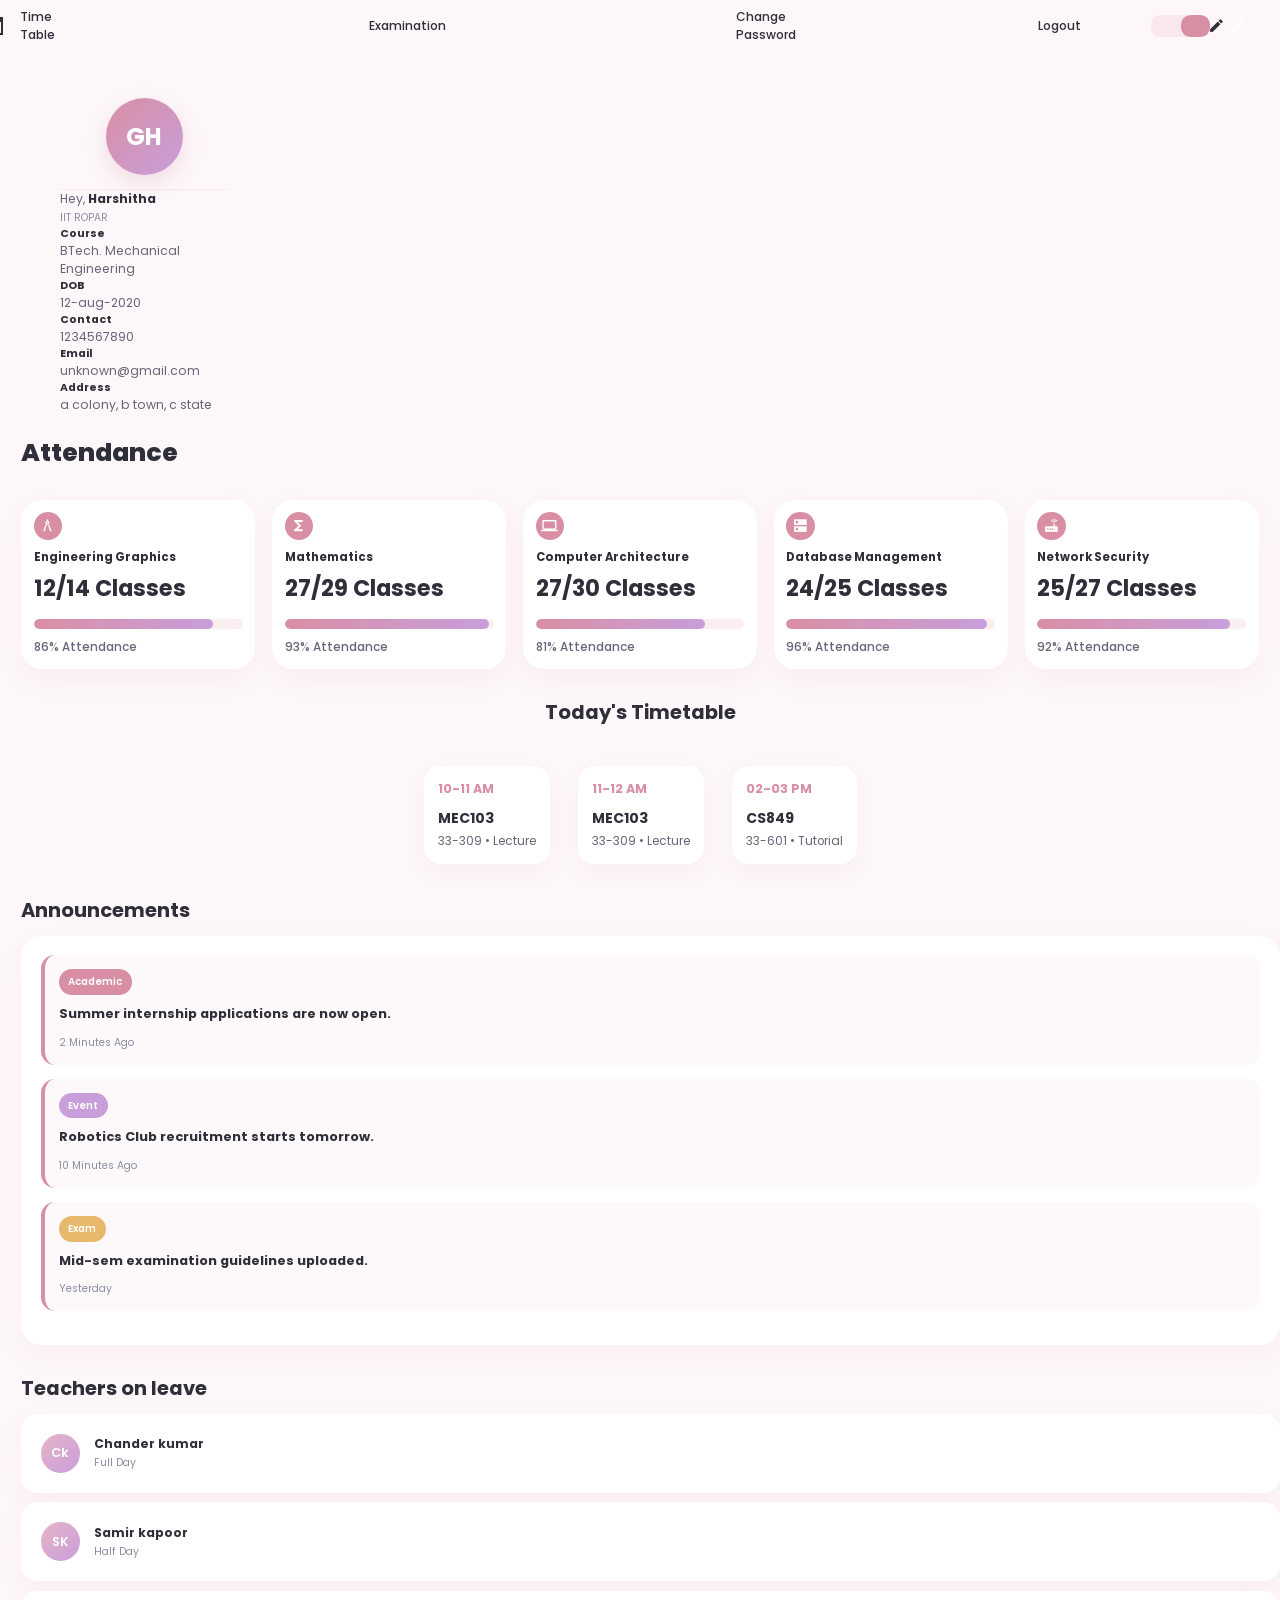
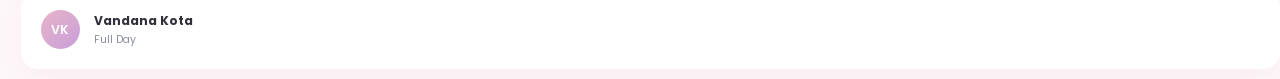
<file: StudySphere/index.html>
<!DOCTYPE html>
<html lang="en">
<head>
    <meta charset="UTF-8">
    <meta http-equiv="X-UA-Compatible" content="IE=edge">
    <meta name="viewport" content="width=device-width, initial-scale=1.0">
    <title>StudySphere</title>
    <link rel="shortcut icon" href="./images/favicon.ico">
    <link href="https://fonts.googleapis.com/icon?family=Material+Icons+Sharp" rel="stylesheet">
    <link rel="stylesheet" href="style.css">
</head>
<body>
    <header>
        <div class="logo" title="University Management System">
            <div class="brand-logo">SS</div>
            <h2>Study<span class="accent">Sphere</span></h2>
        </div>
        <div class="navbar">
            <a href="index.html" class="active">
                <span class="material-icons-sharp">home</span>
                <h3>Home</h3>
            </a>
            <a href="timetable.html" onclick="timeTableAll()">
                <span class="material-icons-sharp">today</span>
                <h3>Time Table</h3>
            </a> 
            <a href="exam.html">
                <span class="material-icons-sharp">grid_view</span>
                <h3>Examination</h3>
            </a>
            <a href="password.html">
                <span class="material-icons-sharp">password</span>
                <h3>Change Password</h3>
            </a>
            <a href="#">
                <span class="material-icons-sharp" onclick="">logout</span>
                <h3>Logout</h3>
            </a>
        </div>
        <div id="profile-btn">
            <span class="material-icons-sharp">person</span>
        </div>
        <div class="theme-toggler">
            <span class="material-icons-sharp active">light_mode</span>
            <span class="material-icons-sharp">dark_mode</span>
        </div>
        
    </header>
    <div class="container">
        <aside>
            <div class="profile">
                <div class="top">
                        <div class="avatar">GH</div>
                    </div>
                    <div class="info">
                        <p>Hey, <b>Harshitha</b> </p>
                        <small class="text-muted">IIT ROPAR</small>
                    </div>
                </div>
                <div class="about">
                    <h5>Course</h5>
                    <p>BTech. Mechanical Engineering</p>
                    <h5>DOB</h5>
                    <p>12-aug-2020</p>
                    <h5>Contact</h5>
                    <p>1234567890</p>
                    <h5>Email</h5>
                    <p>unknown@gmail.com</p>
                    <h5>Address</h5>
                    <p>a colony, b town, c state</p>
                </div>
            </div>
        </aside>

        <main>
            <h1>Attendance</h1>
        <div class="subjects">
            <div class="subject-card">
                <span class="material-icons-sharp">architecture</span>
                <h3>Engineering Graphics</h3>
                <h2>12/14 Classes</h2>
                <div class="progress-bar">
                    <div class="fill" style="width: 86%;"></div>
                </div>
                <p class="attendance-text">86% Attendance</p>
            </div>


            <div class="subject-card">
                <span class="material-icons-sharp">functions</span>
                <h3>Mathematics</h3>
                <h2>27/29 Classes</h2>
                <div class="progress-bar">
                    <div class="fill" style="width: 98%;"></div>
                </div>
                <p class="attendance-text">93% Attendance</p>
            </div>


            <div class="subject-card">
                <span class="material-icons-sharp">computer</span>
                <h3>Computer Architecture</h3>
                <h2>27/30 Classes</h2>
                <div class="progress-bar">
                    <div class="fill" style="width: 81%;"></div>
                </div>
                <p class="attendance-text">81% Attendance</p>
            </div>


            <div class="subject-card">
                <span class="material-icons-sharp">dns</span>
                <h3>Database Management</h3>
                <h2>24/25 Classes</h2>
                <div class="progress-bar">
                    <div class="fill" style="width: 96%;"></div>
                </div>
                <p class="attendance-text">96% Attendance</p>
            </div>


            <div class="subject-card">
                <span class="material-icons-sharp">router</span>
                <h3>Network Security</h3>
                <h2>25/27 Classes</h2>
                <div class="progress-bar">
                    <div class="fill" style="width: 92%;"></div>
                </div>
                <p class="attendance-text">92% Attendance</p>
            </div>

        </div>

            <div class="timetable" id="timetable">
                <div>
                    <span id="prevDay">&lt;</span>
                    <h2>Today's Timetable</h2>
                    <span id="nextDay">&gt;</span>
                </div>
                <span class="closeBtn" onclick="timeTableAll()">X</span>
                <div class="schedule-container" id="schedule-container"></div>

            </div>
        </main>

        <div class="right">
            <div class="announcements">
                <h2>Announcements</h2>
                <div class="updates">
                    <div class="announcement-card">
                        <div class="tag academic">
                            Academic
                        </div>
                        <h4>
                            Summer internship applications are now open.
                        </h4>
                        <small class="text-muted">
                            2 Minutes Ago
                        </small>

                    </div>
                    <div class="announcement-card">
                        <div class="tag event">
                            Event
                        </div>
                        <h4>
                            Robotics Club recruitment starts tomorrow.
                        </h4>
                        <small class="text-muted">
                            10 Minutes Ago
                        </small>
                    </div>
                    <div class="announcement-card">
                        <div class="tag exam">
                            Exam
                        </div>
                        <h4>
                            Mid-sem examination guidelines uploaded.
                        </h4>
                        <small class="text-muted">
                            Yesterday
                        </small>
                     </div>
                </div>
            </div>

            <div class="leaves">
                <h2>Teachers on leave</h2>
                <div class="teacher">
                    <div class="mini-avatar">Ck</div>
                    <div class="info">
                        <h3>Chander kumar</h3>
                        <small class="text-muted">Full Day</small>
                    </div>
                </div>
                <div class="teacher">
                    <div class="mini-avatar">SK</div>
                    <div class="info">
                        <h3>Samir kapoor</h3>
                        <small class="text-muted">Half Day</small>
                    </div>
                </div>
                <div class="teacher">
                    <div class="mini-avatar">VK</div>
                    <div class="info">
                        <h3>Vandana Kota</h3>
                        <small class="text-muted">Full Day</small>
                    </div>
                </div>
            </div>

        </div>
    </div>

    <script src="timeTable.js"></script>
    <script src="app.js"></script>
</body>
</html>
</file>
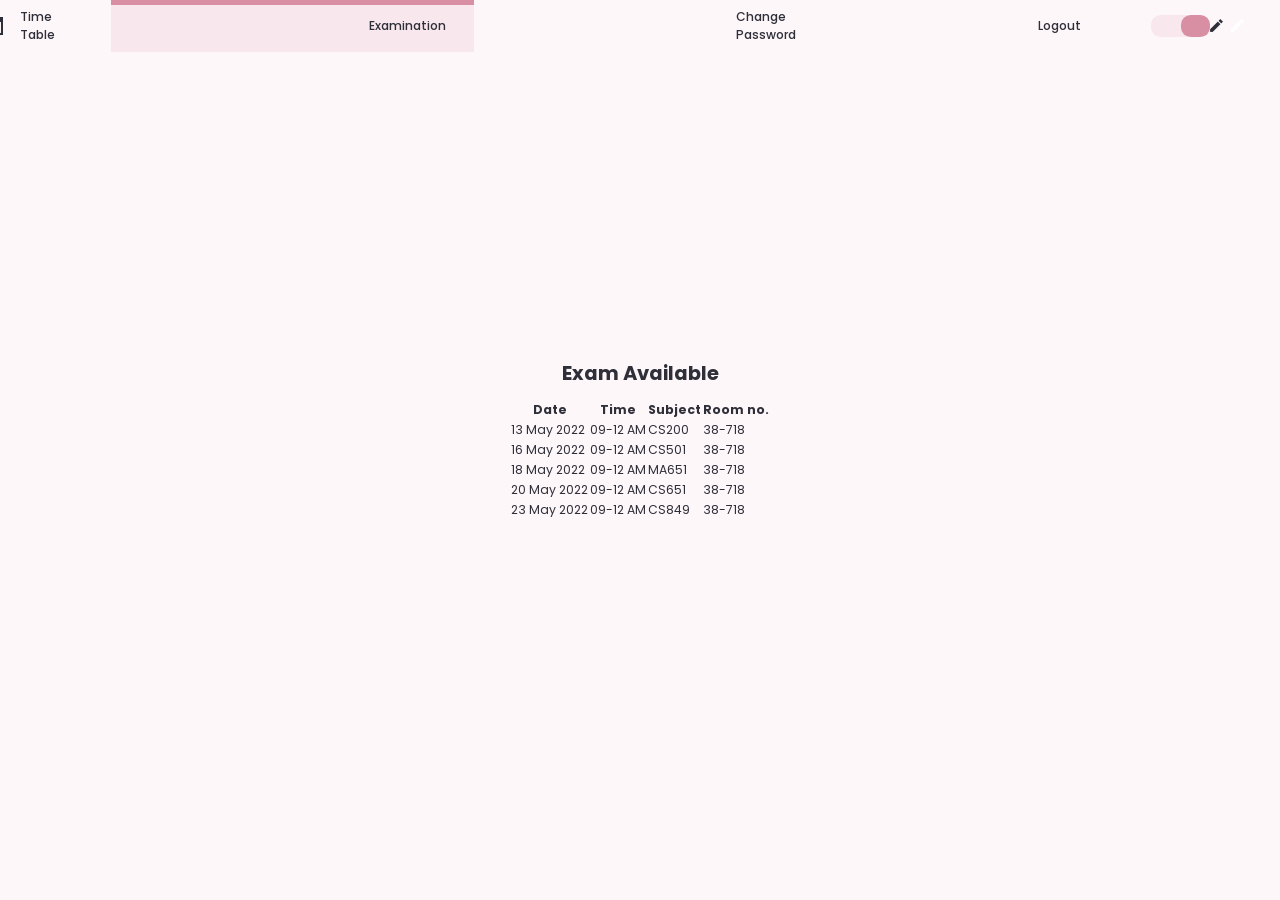
<file: StudySphere/exam.html>
<!DOCTYPE html>
<html lang="en">
<head>
    <meta charset="UTF-8">
    <meta http-equiv="X-UA-Compatible" content="IE=edge">
    <meta name="viewport" content="width=device-width, initial-scale=1.0">
    <title>StudySphere</title>
    <link href="https://fonts.googleapis.com/icon?family=Material+Icons+Sharp" rel="stylesheet">
    <link rel="shortcut icon" href="./images/favicon.ico">
    <link rel="stylesheet" href="style.css">

    <style>
        body{overflow: hidden;}
        header{position: relative;}
        .exam{
            display: flex;
            align-items: center;
            justify-content: center;
            flex-direction: column;
            height: 80vh;
            width: 80%;
            margin: auto;
        }
    </style>
</head>
<body>
    <header>
        <div class="logo">
            <div class="brand-logo">SS</div>
            <h2>Study<span class="accent">Sphere</span></h2>
        </div>
        <div class="navbar">
            <a href="index.html">
                <span class="material-icons-sharp">home</span>
                <h3>Home</h3>
            </a>
            <a href="timetable.html" onclick="timeTableAll()">
                <span class="material-icons-sharp">today</span>
                <h3>Time Table</h3>
            </a> 
            <a href="exam.html" class="active">
                <span class="material-icons-sharp">grid_view</span>
                <h3>Examination</h3>
            </a>
            <a href="password.html">
                <span class="material-icons-sharp">password</span>
                <h3>Change Password</h3>
            </a>
            <a href="#">
                <span class="material-icons-sharp">logout</span>
                <h3>Logout</h3>
            </a>
        </div>
        <div id="profile-btn" style="display: none;">
            <span class="material-icons-sharp">person</span>
        </div>
        <div class="theme-toggler">
            <span class="material-icons-sharp active">light_mode</span>
            <span class="material-icons-sharp">dark_mode</span>
        </div>
    </header>

    <main>
        <div class="exam timetable">
            <h2>Exam Available</h2>
            <table>
                <thead>
                    <tr>
                        <th>Date</th>
                        <th>Time</th>
                        <th>Subject</th>
                        <th>Room no.</th>
                    </tr>
                </thead>
                <tbody>
                    <tr>
                        <td>13 May 2022</td>
                        <td>09-12 AM</td>
                        <td>CS200</td>
                        <td>38-718</td>
                    </tr>
                    <tr>
                        <td>16 May 2022</td>
                        <td>09-12 AM</td>
                        <td>CS501</td>
                        <td>38-718</td>
                    </tr>
                    <tr>
                        <td>18 May 2022</td>
                        <td>09-12 AM</td>
                        <td>MA651</td>
                        <td>38-718</td>
                    </tr>
                    <tr>
                        <td>20 May 2022</td>
                        <td>09-12 AM</td>
                        <td>CS651</td>
                        <td>38-718</td>
                    </tr>
                    <tr>
                        <td>23 May 2022</td>
                        <td>09-12 AM</td>
                        <td>CS849</td>
                        <td>38-718</td>
                    </tr>
                </tbody>
            </table>
        </div>
    </main>
    </main>

</body>

<script src="app.js"></script>
</html>
</file>
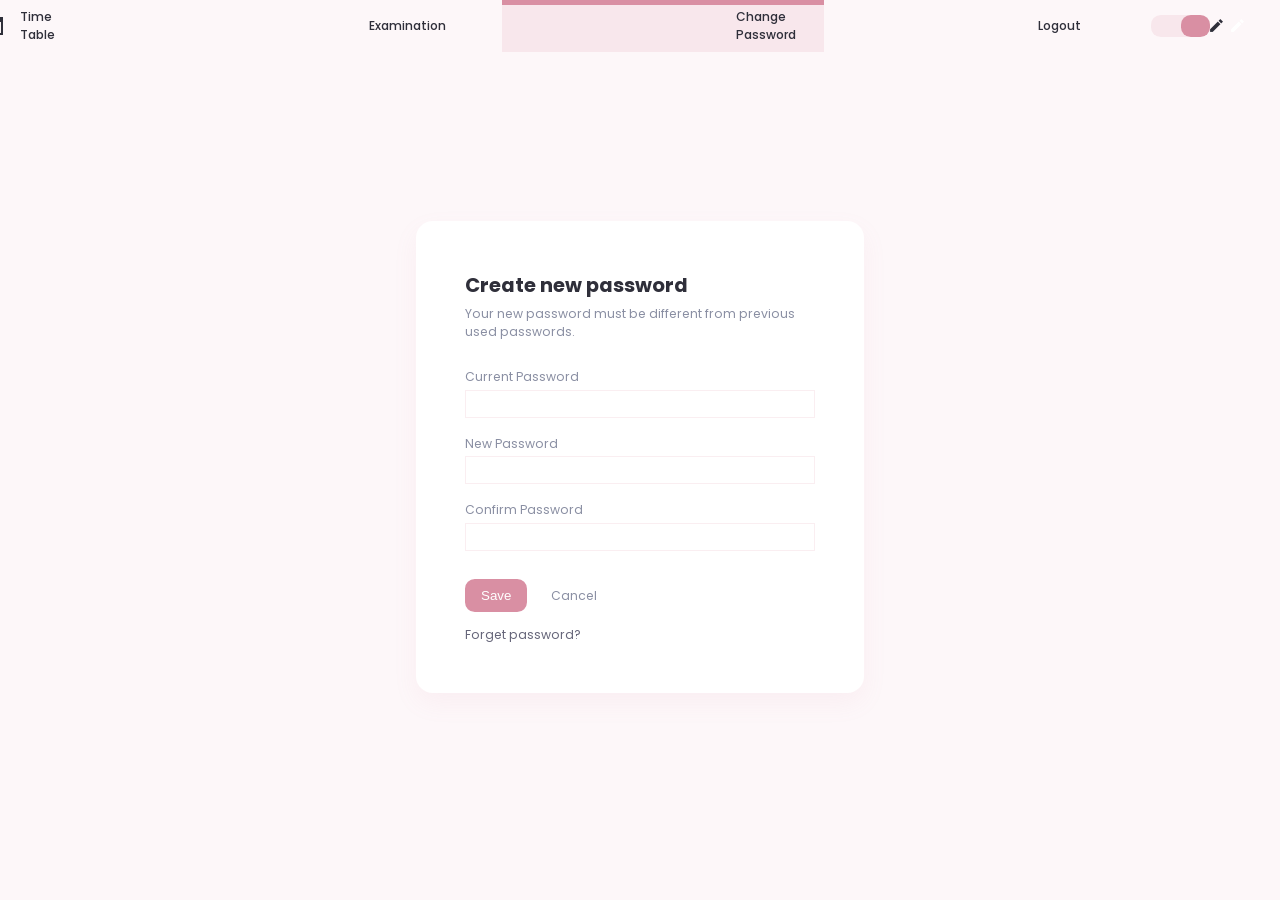
<file: StudySphere/password.html>
<!DOCTYPE html>
<html lang="en">
<head>
    <meta charset="UTF-8">
    <meta http-equiv="X-UA-Compatible" content="IE=edge">
    <meta name="viewport" content="width=device-width, initial-scale=1.0">
    <title>StudySphere</title>
    <link href="https://fonts.googleapis.com/icon?family=Material+Icons+Sharp" rel="stylesheet">
    <link rel="shortcut icon" href="./images/favicon.ico">
    <link rel="stylesheet" href="style.css">

    <style>
        header{position: relative;}
        .change-password-container{
            display: flex;
            align-items: center;
            justify-content: center;
            width: 100%;
            height: 90vh;
        }
        .change-password-container form{
            display: flex;
            flex-direction: column;
            justify-content: center;
            border-radius: var(--border-radius-2);
            padding : 3.5rem;
            background-color: var(--color-white);
            box-shadow: var(--box-shadow);
            width: 95%;
            max-width: 32rem;
        }
        .change-password-container form:hover{box-shadow: none;}
        .change-password-container form input[type=password]{
            border: none;
            outline: none;
            border: 1px solid var(--color-light);
            background: transparent;
            height: 2rem;
            width: 100%;
            padding: 0 .5rem;
        }
        .change-password-container form .box{
            padding: .5rem 0;
        }
        .change-password-container form .box p{
            line-height: 2;
        }
        .change-password-container form h2+p{margin: .4rem 0 1.2rem 0;} 
        .btn{
            background: none;
            border: none;
            border: 2px solid var(--color-primary) !important;
            border-radius: var(--border-radius-1);
            padding: .5rem 1rem;
            color: var(--color-white);
            background-color: var(--color-primary);
            cursor: pointer;
            margin: 1rem 1.5rem 1rem 0;
            margin-top: 1.5rem;
        }
        .btn:hover{
            color: var(--color-primary);
            background-color: transparent;
        }
    </style>

</head>
<body>
    <header>
        <div class="logo">
            <div class="brand-logo">SS</div>

            <h2 class="brand-name">Study<span class="accent">Sphere</span></h2>
        </div>
        <div class="navbar">
            <a href="index.html">
                <span class="material-icons-sharp">home</span>
                <h3>Home</h3>
            </a>
            <a href="timetable.html" onclick="timeTableAll()">
                <span class="material-icons-sharp">today</span>
                <h3>Time Table</h3>
            </a> 
            <a href="exam.html">
                <span class="material-icons-sharp">grid_view</span>
                <h3>Examination</h3>
            </a>
            <a href="password.html" class="active">
                <span class="material-icons-sharp">password</span>
                <h3>Change Password</h3>
            </a>
            <a href="#">
                <span class="material-icons-sharp">logout</span>
                <h3>Logout</h3>
            </a>
        </div>
        <div id="profile-btn" style="display: none;">
            <span class="material-icons-sharp">person</span>
        </div>
        <div class="theme-toggler">
            <span class="material-icons-sharp active">light_mode</span>
            <span class="material-icons-sharp">dark_mode</span>
        </div>
    </header>

    <div class="change-password-container">
        <form action="">
            <h2>Create new password</h2>
            <p class="text-muted">Your new password must be different from previous used passwords.</p>
            <div class="box">
                <p class="text-muted">Current Password</p>
                <input type="password" id="currentpass">
            </div>
            <div class="box">
                <p class="text-muted">New Password</p>
                <input type="password" id="newpass">
            </div>
            <div class="box">
                <p class="text-muted">Confirm Password</p>
                <input type="password" id="confirmpass">
            </div>
            <div class="button">
                <input type="submit" value="Save" class="btn">
                <a href="index.html" class="text-muted">Cancel</a>
            </div>
            <a href="#"><p>Forget password?</p></a>
        </form>    
    </div>

</body>

<script src="app.js"></script>

</html>
</file>
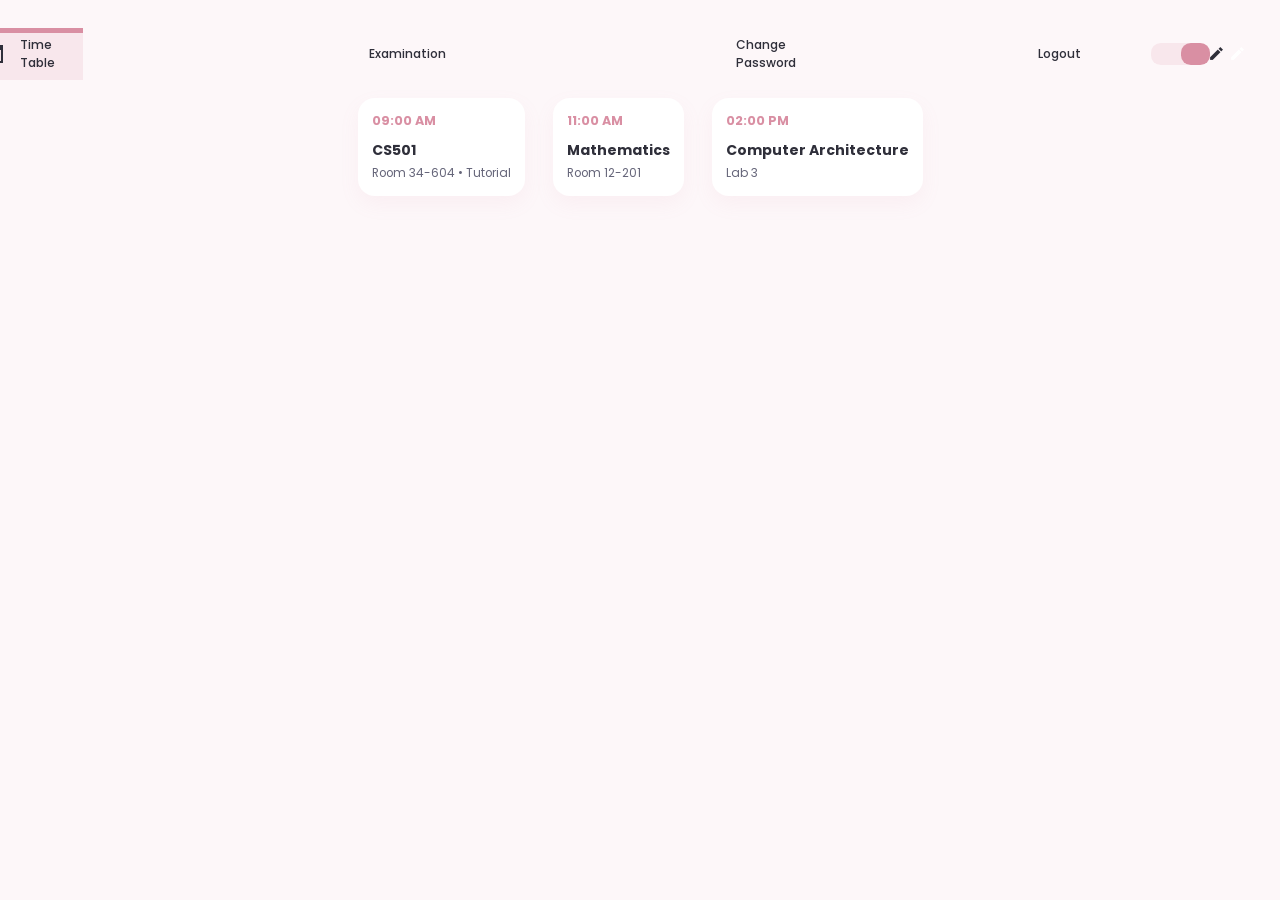
<file: StudySphere/timetable.html>
<!DOCTYPE html>
<html lang="en">

<head>
    <meta charset="UTF-8">
    <meta http-equiv="X-UA-Compatible" content="IE=edge">
    <meta name="viewport" content="width=device-width, initial-scale=1.0">

    <title>StudySphere</title>

    <link href="https://fonts.googleapis.com/icon?family=Material+Icons+Sharp" rel="stylesheet">

    <link rel="shortcut icon" href="./images/favicon.ico">

    <link rel="stylesheet" href="style.css">
</head>

<body>

    <header>

        <div class="logo">

            <div class="brand-logo">
                SS
            </div>

            <h2>
                Study<span class="accent">Sphere</span>
            </h2>

        </div>

        <div class="navbar">

            <a href="index.html">
                <span class="material-icons-sharp">home</span>
                <h3>Home</h3>
            </a>

            <a href="timetable.html" class="active" onclick="timeTableAll()">
                <span class="material-icons-sharp">today</span>
                <h3>Time Table</h3>
            </a>

            <a href="exam.html">
                <span class="material-icons-sharp">grid_view</span>
                <h3>Examination</h3>
            </a>

            <a href="password.html">
                <span class="material-icons-sharp">password</span>
                <h3>Change Password</h3>
            </a>

            <a href="#">
                <span class="material-icons-sharp">logout</span>
                <h3>Logout</h3>
            </a>

        </div>

        <div id="profile-btn" style="display: none;">
            <span class="material-icons-sharp">person</span>
        </div>

        <div class="theme-toggler">

            <span class="material-icons-sharp active">
                light_mode
            </span>

            <span class="material-icons-sharp">
                dark_mode
            </span>

        </div>

    </header>

    <main>

        <div class="timetable active" id="timetable">

            <div>

                <span id="prevDay">&lt;</span>

                <h2>Today's Timetable</h2>

                <span id="nextDay">&gt;</span>

            </div>

            <div class="schedule-container">

                <div class="schedule-card">

                    <div class="time">
                        09:00 AM
                    </div>

                    <div class="details">

                        <h3>CS501</h3>

                        <p>
                            Room 34-604 • Tutorial
                        </p>

                    </div>

                </div>

                <div class="schedule-card">

                    <div class="time">
                        11:00 AM
                    </div>

                    <div class="details">

                        <h3>Mathematics</h3>

                        <p>
                            Room 12-201
                        </p>

                    </div>

                </div>

                <div class="schedule-card">

                    <div class="time">
                        02:00 PM
                    </div>

                    <div class="details">

                        <h3>Computer Architecture</h3>

                        <p>
                            Lab 3
                        </p>

                    </div>

                </div>

            </div>

        </div>

    </main>

    <script src="timeTable.js"></script>

    <script src="app.js"></script>

</body>

</html>
</file>
<file: StudySphere/style.css>
@import url('https://fonts.googleapis.com/css2?family=Cairo:wght@200;300;400;500;600;700;800;900&family=Poppins:wght@300;400;500;600;700;800&display=swap');

:root{
    --color-primary: #d98fa3;
    --color-danger: #e88c9a;
    --color-success: #7db8a6;
    --color-warning: #f3c98b;

    --color-white: #ffffff;
    --color-info: #8a8fa3;

    --color-dark: #2f2f3a;
    --color-light: rgba(217, 143, 163, 0.15);

    --color-dark-varient: #66667a;
    --color-background: #fdf7f9;

    --card-border-radius: 1.5rem;
    --border-radius-1: 0.7rem;
    --border-radius-2: 1.2rem;

    --card-padding: 1.4rem;

    --box-shadow: 0 10px 25px rgba(217, 143, 163, 0.08);
}

.dark-theme{
    --color-background: #1e1b22;
    --color-white: #2a2630;
    --color-dark: #f8eaf0;
    --color-dark-varient: #bba8b3;
    --color-light: rgba(255,255,255,0.05);

    --box-shadow: 0 10px 30px rgba(0,0,0,0.25);
}


*{
    margin:0;
    padding: 0;
    text-decoration: none;
    list-style: none;
    box-sizing: border-box;
}

html{
    font-size: 14px;
    scroll-behavior: smooth;
}
body{
    font-family: 'Poppins', sans-serif;
    font-size: .88rem;
    background: var(--color-background);
    user-select: none;
    overflow-x: hidden;
    color: var(--color-dark);
}
*{
    color: var(--color-dark);
}
img{
    display: block;
    width: 100%;
}
h1{
    font-weight: 800;
    font-size: 1.8rem;
}
h2{font-size: 1.4rem;}
h3{font-size: .87rem;}
h4{font-size: .8rem;}
h5{font-size: .77rem;}
small{font-size: .75rem;}

.text-muted{color: var(--color-info);}
p{color: var(--color-dark-varient);}
b{color: var(--color-dark);}

.primary{color: var(--color-primary);}
.danger{color: var(--color-danger);}
.success{color: var(--color-success)}
.warning{color: var(--color-warning);}

.container{
    position: relative;
    display: grid;
    width: calc(100% - 120px);
    margin: 0 auto;
    gap: 1.5rem;
    grid-template-columns: 12rem auto 16rem;
    padding-top: 5rem;
}
header h3{font-weight: 500;} 
header{
    position: fixed;
    width: 100vw;
    z-index: 1000;
    background-color: var(--color-background);
}
header.active{box-shadow: var(--box-shadow);}
header .logo{
    display: flex;
    gap: .8rem;
    margin-right: auto;
}
header .logo img{
    width: 2rem;
    height: 2rem;
}
/* Brand Name */

.brand-name{
    font-size: 1.6rem;
    font-weight: 700;
    color: var(--color-dark);
    letter-spacing: 0.5px;
}

.accent{
    color: var(--color-primary);
}
.brand-name{
    font-size: 1.6rem;
    font-weight: 700;
    color: var(--color-dark);
    letter-spacing: 0.5px;
}

.accent{
    color: var(--color-primary);
}

/* Custom Brand Logo */

.brand-logo{
    width: 2.7rem;
    height: 2.7rem;

    border-radius: 12px;

    display: flex;
    align-items: center;
    justify-content: center;

    background: linear-gradient(
        135deg,
        #d98fa3,
        #c89edb
    );

    color: white;
    font-weight: 700;
    font-size: 1rem;
}
header,
header .navbar{
    display: flex;
    align-items: center;
    justify-content: flex-end;
    padding: 0 3rem;
    color: var(--color-info);
}
header .navbar a{
    display: flex;
    margin-left: 2rem;
    gap: 1rem;
    align-items: center;
    justify-content: space-between;
    position: relative;
    height: 3.7rem;
    transition: all 300ms ease;
    padding: 0 2rem;
}
header .navbar a:hover {
    padding-top: 1.5rem;
}
header .navbar a.active{
    background: var(--color-light);
    color: var(--color-primary);
}
header .navbar a.active::before{
    content: "";
    background-color: var(--color-primary);
    position: absolute;
    height: 5px;
    width: 100%;
    left: 0;top: 0;
}
header #profile-btn{
    display: none;
    font-size: 2rem;
    margin: .5rem 2rem 0 0;
    cursor: pointer;
}
header .theme-toggler{
    background: var(--color-light);
    display: flex;
    justify-content: space-between;
    align-items: center;
    height: 1.6rem;
    width: 4.2rem;
    cursor: pointer;
    border-radius: var(--border-radius-1);
    margin-right: 2rem;
}
header .theme-toggler span{
    font-size: 1.2rem;
    width: 50%;
    height: 100%;
    display: flex;
    align-items: center;
    justify-content: center;
}
header .theme-toggler span.active{
    background-color: var(--color-primary);
    color: white;
    border-radius: var(--border-radius-1);
}

/* Profile section  */
aside .profile{
    margin-top: 2rem;
    width: 100%;
}
aside .profile .top{
    display: flex;
    flex-direction: column;
    align-items: center;
    text-align: center;
    gap: 1rem;
    border-bottom: 1px solid var(--color-light);
    padding-bottom: 1rem;
}

aside .profile .about p{
    padding-bottom: 1rem;
}
aside .profile .about{
    margin-top: 1rem;
}
/* Custom Avatar */

.avatar{
    width: 5.5rem;
    height: 5.5rem;

    display: flex;
    align-items: center;
    justify-content: center;

    border-radius: 50%;

    font-size: 1.7rem;
    font-weight: 700;

    color: white;

    background: linear-gradient(
        135deg,
        #d98fa3,
        #c89edb
    );
    box-shadow: 0 8px 20px rgba(217,143,163,0.25);
    transition: all 0.3s ease;
}

.avatar:hover{
    transform: scale(1.05) rotate(3deg);
}


/* Home Section  */
main{
    position: relative;
    margin-top: 1.4rem;
    padding: 0 1.5rem;
}
main .subjects{
    display: grid;

    grid-template-columns: repeat(5, 1fr);

    gap: 1.2rem;

    margin-top: 1rem;
}

main .subjects > div{
    background-color: var(--color-white);
    padding: 0.9rem;
    min-height: 150px;
    border-radius: var(--card-border-radius);
    margin-top: 1rem;
    box-shadow: var(--box-shadow);
    transition: all 300ms ease;
}
main .subjects > div:hover{
    transform: translateY(-5px);
}
main .subjects > div span{
    background-color: var(--color-primary);
    padding: .4rem;
    border-radius: 50%;
    color: var(--color-white);
    font-size: 1.2rem;
}


main .subjects h3{
    margin: 0.6rem 0 0.4rem;
    font-size: 0.82rem;
}
main .subjects h2{
    font-size: 1.6rem;
}
/* Modern Progress Bar */

.progress-bar{
    width: 100%;
    height: 10px;

    background: rgba(217,143,163,0.15);

    border-radius: 20px;

    overflow: hidden;

    margin-top: 1rem;
}

.progress-bar .fill{
    height: 100%;

    border-radius: 20px;

    background: linear-gradient(
        90deg,
        #d98fa3,
        #c89edb
    );
}

.attendance-text{
    margin-top: 0.7rem;

    font-size: 0.85rem;

    color: var(--color-dark-varient);

    font-weight: 500;
}
main .subjects small{
    margin-top: 1rem;
    display: block;
}
main .timetable{
    margin-top: 2rem;
}
main .timetable h2{
    margin-bottom: .8rem;
}

main .timetable span{display: none;}

main .timetable{
    margin-top: 2rem;
    width: 100%;
}
main .timetable.active h2{
    color: var(--color-dark);
}
/* Schedule Cards */

.schedule-container{
    width: 100%;

    display: grid;

    grid-template-columns: repeat(3, 1fr);

    gap: 1rem;

    margin-top: 2rem;
}

.schedule-card{
    background: var(--color-white);

    padding: 1rem;

    border-radius: 1.2rem;

    display: flex;
    flex-direction: column;
    align-items: flex-start;
    gap: 0.7rem;

    box-shadow: 0 8px 20px rgba(217,143,163,0.08);

    transition: all 0.3s ease;
}

.schedule-card:hover{
    transform: translateY(-4px);
}

.schedule-card .time{
    min-width: 90px;

    font-weight: 700;

    color: var(--color-primary);

    font-size: 0.9rem;
}

.schedule-card .details h3{
    margin-bottom: 0.3rem;

    font-size: 1rem;
}

.schedule-card .details p{
    font-size: 0.85rem;

    color: var(--color-dark-varient);
}
main .timetable.active span{
    display: block;
    font-size: 2rem;
    color: var(--color-dark);
    cursor: pointer;
}
.timetable > div{
    display: flex;
    align-items: center;
    justify-content: center;
    gap: 2rem;
}
main .timetable.active .closeBtn{
    position: absolute;
    top: 5%;right: 5%;
}


/* Right  */
.right{margin-top: 2.2rem;padding-left: 1.5rem;}

.right .announcements h2{margin-bottom: .8rem;}
.right .announcements .updates{
    background-color: var(--color-white);
    padding: var(--card-padding);
    border-radius: var(--card-border-radius);
    box-shadow: var(--box-shadow);
    transition: all 300ms ease;
}
.right .announcements .updates:hover{box-shadow: none;}
/* Announcement Cards */

.announcement-card{
    background: rgba(217,143,163,0.06);

    border-left: 4px solid var(--color-primary);

    padding: 1rem;

    border-radius: 1rem;

    margin-bottom: 1rem;

    transition: all 0.3s ease;
}

.announcement-card:hover{
    transform: translateY(-3px);
}

.announcement-card h4{
    margin: 0.7rem 0;

    font-size: 0.92rem;

    line-height: 1.4;
}

/* Tags */

.tag{
    display: inline-block;

    padding: 0.35rem 0.7rem;

    border-radius: 20px;

    font-size: 0.72rem;

    font-weight: 600;

    color: white;
}

/* Different Tag Colors */

.tag.academic{
    background: #d98fa3;
}

.tag.event{
    background: #c89edb;
}

.tag.exam{
    background: #e8b86d;
}

/* Teachers on leave  */
.right .leaves{margin-top: 2rem;}
.right .leaves h2{margin-bottom: .8rem;}
.right .leaves .teacher{
    background: var(--color-white);
    display: flex;
    align-items: center;
    gap: 1rem;
    margin-bottom: .7rem;
    padding: 1.4rem var(--card-padding);
    border-radius: var(--border-radius-2);
    transition: all 300ms ease;
    box-shadow: var(--box-shadow);
}
.mini-avatar{
    width: 2.8rem;
    height: 2.8rem;

    border-radius: 50%;

    display: flex;
    align-items: center;
    justify-content: center;

    background: linear-gradient(
        135deg,
        #e8b4c7,
        #c89edb
    );

    color: white;

    font-weight: 600;
    font-size: 0.9rem;

    flex-shrink: 0;
}
.right .leaves .teacher:hover{box-shadow: none;}





/* MEDIA QUERIES  */
@media screen and (max-width: 1200px) {
    html{font-size: 12px;}
    .container{
        grid-template-columns: 13rem auto 20rem;
    }
    header{position: fixed;}
    .container{padding-top: 4rem;}
    header .logo h2{display: none;}
    header .navbar h3{display: none;}
    header .navbar a{width: 4.5rem; padding: 0 1rem;}

    main .subjects{
        grid-template-columns: repeat(2, 1fr);
        gap: 1;
    }
    main .timetable{
        width: 150%;
        position: absolute;
        padding: 4rem 0 0 0;
    }
}


@media screen and (max-width: 768px){
    html{font-size: 10px;}
    header{padding: 0 .8rem;}
    .container{width: 100%; grid-template-columns: 1fr;margin: 0;}
    header #profile-btn{display: inline;}
    header .navbar{padding: 0;}
    header .navbar a{margin: 0 .5rem 0 0;}
    header .theme-toggler{margin: 0;}
    aside{
        position: absolute;
        top: 4rem;left: 0;right: 0;
        background-color: var(--color-white);
        padding-left: 2rem;
        transform: translateX(-100%);
        z-index: 10;
        width:18rem;
        height: 100%;
        box-shadow: 1rem 3rem 4rem var(--color-light);
        transition: all 2s ease;
    }
    aside.active{
        transform: translateX(0);
    }
    main{padding: 0 2rem;}
    main .timetable{
        position: relative;
        margin: 3rem 0 0 0;
        width: 100%;
    }
    main .timetable table{
        width: 100%;
        margin: 0;
    }
    .right{
        width: 100%;
        padding: 2rem;
    }
}
</file>
